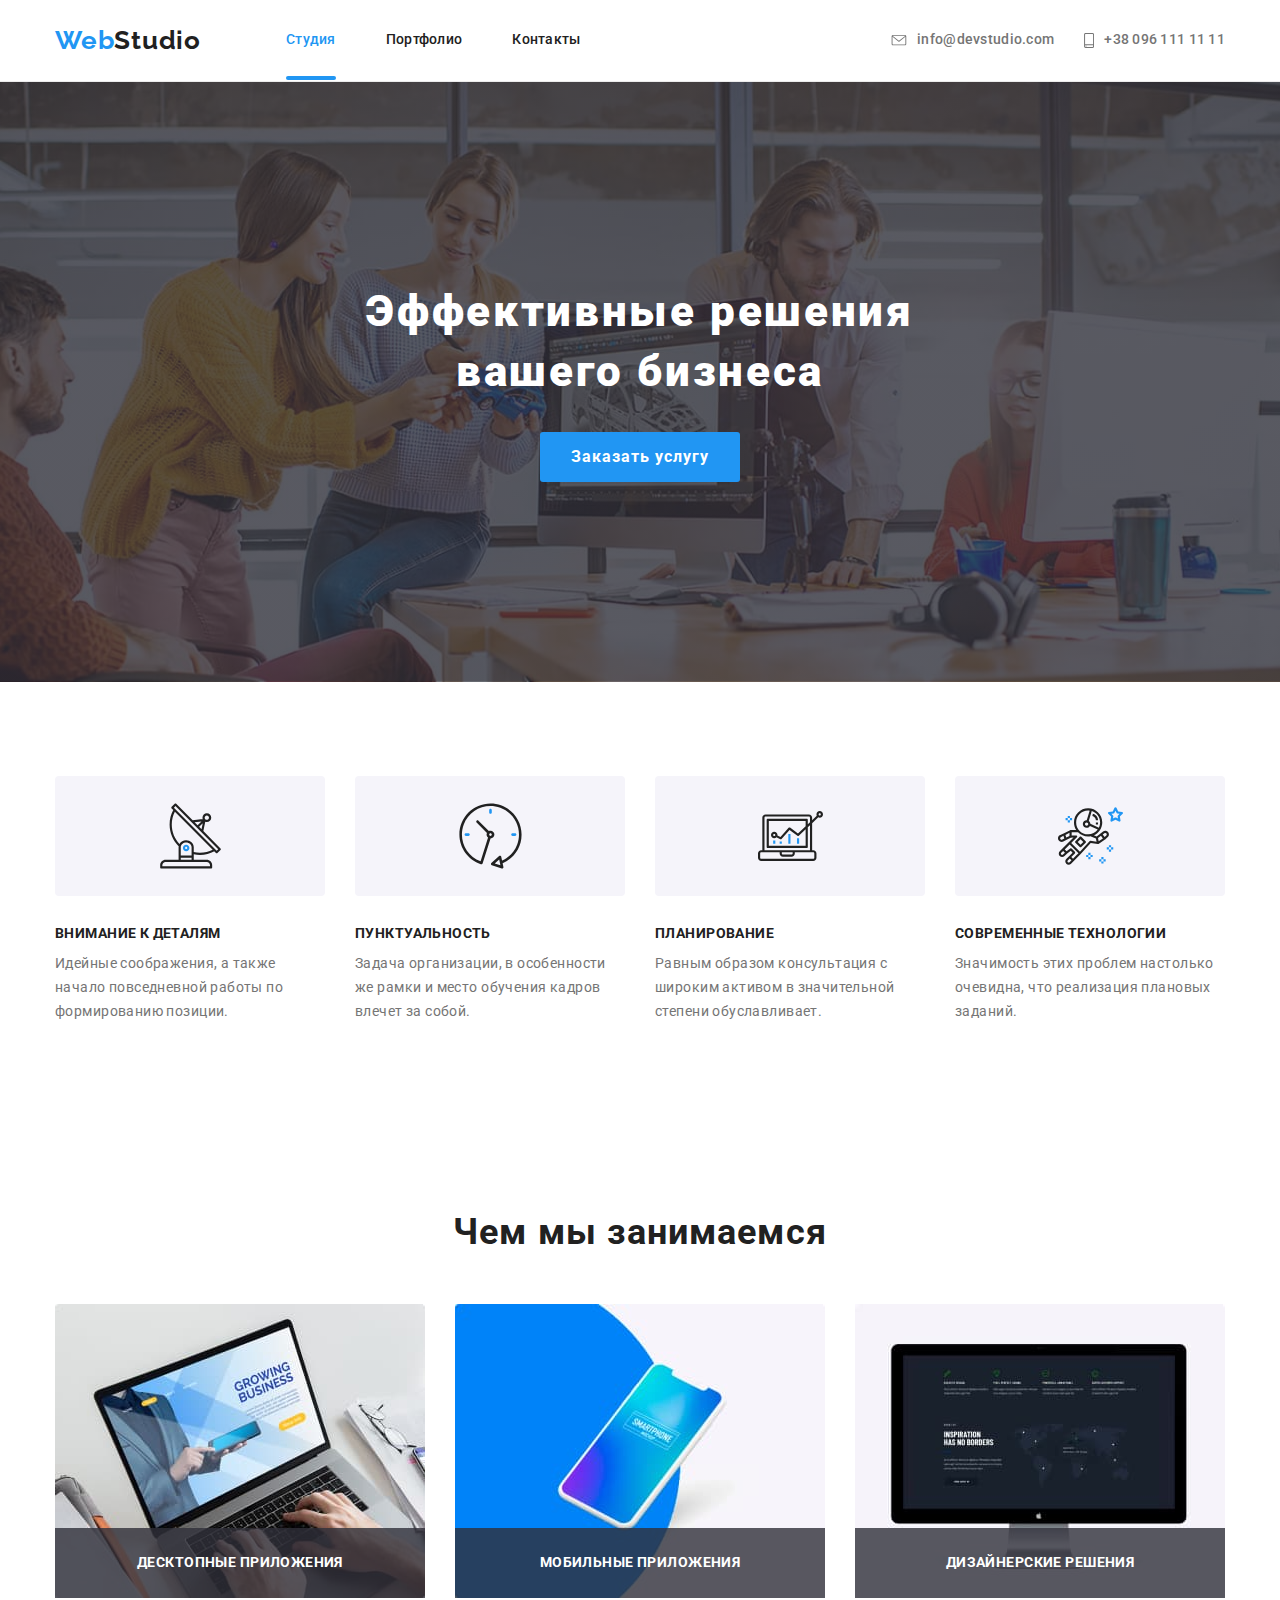
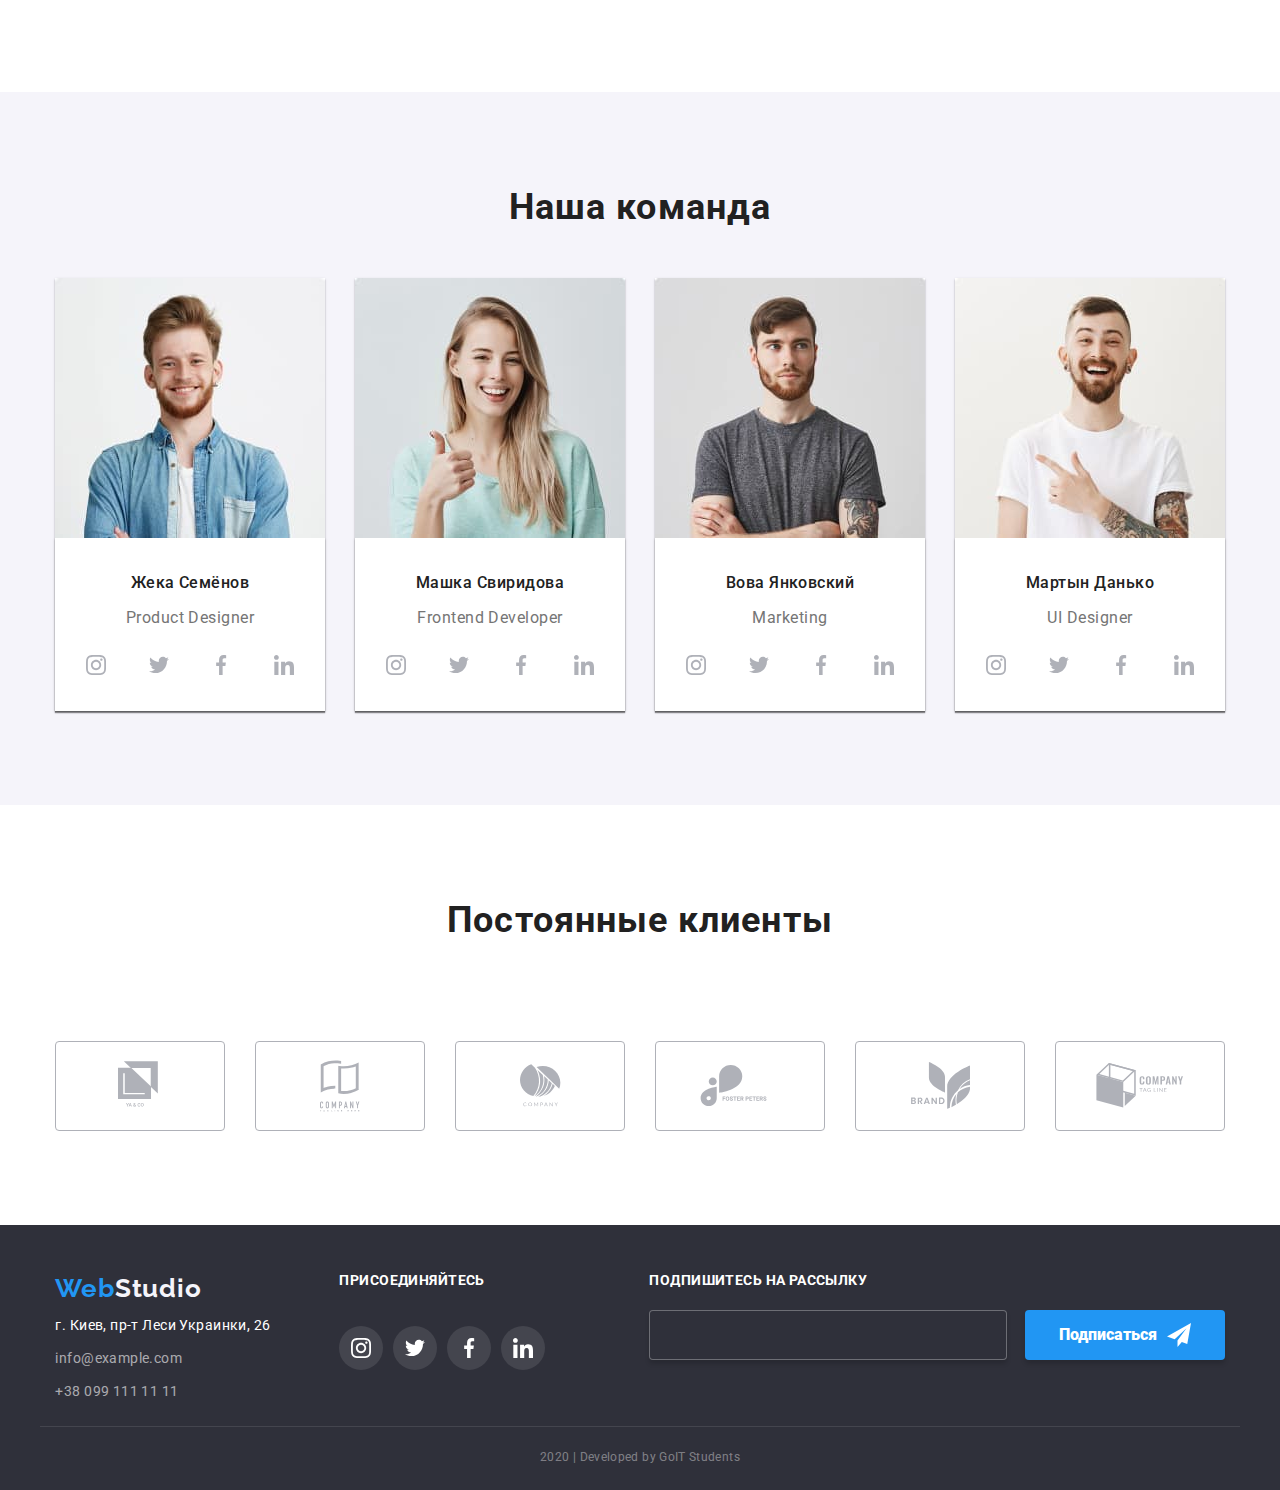
<file: index.html>
<!DOCTYPE html>
<html lang="ru">
  <head>
    <meta charset="UTF-8" />
    <meta name="viewport" content="width=device-width, initial-scale=1.0" />
    <title>Web Studio</title>
    <link
      href="https://fonts.googleapis.com/css2?family=Raleway:wght@700&family=Roboto:wght@400;500;700&display=swap"
      rel="stylesheet"
    />
    <link
      rel="stylesheet"
      href="https://cdnjs.cloudflare.com/ajax/libs/modern-normalize/0.6.0/modern-normalize.min.css"
    />
    <link rel="stylesheet" href="./css/styles.css" />
  </head>
  <body>
    <!--Шапка-->
    <header class="page-header">
      <div class="header-container">
        <!--Меню навигации-->
        <nav class="main-nav">
          <a class="logo" href="./index.html">Web<span class="logo-header">Studio</span></a>
          <ul class="list">
            <li class="item">
              <a href="./index.html" class="nav-link curent">
                Студия
              </a>
            </li>

            <li class="item">
              <a href="./portfolio.html" class="nav-link">
                Портфолио
              </a>
            </li>

            <li class="item">
              <a href="" class="nav-link">
                Контакты
              </a>
            </li>
          </ul>
        </nav>

        <!--Связь-->
        <address class="address-nav">
          <ul class="list">
            <li class="item">
              <a href="mailto:info@devstudio.com" class="address-mail">
                <svg class="icon-address" width=16 height=11>
                  <use href=./images/symbol-defs.svg#icon-envelope></use>
                </svg>
                info@devstudio.com
              </a>
            </li>
            <li class="item">
              
              <a href="tel:+380961111111" class="address-mail">
                <svg class="icon-address" width="10" height="15">
                <use href="./images/symbol-defs.svg#icon-smartphone" ></use>
              </svg>
              +38 096 111 11 11
            </a>
            </li>
          </ul>
        </address>
      </div>
    </header>
    <main>
      <!--Главный блок-->
      <section class="section-hero">
        <h1 class="title">Эффективные решения вашего бизнеса</h1>
        <a href="" class="button-primary">Заказать услугу</a>
      </section>

      <!--Наши Особенности-->
      <section class="section">
        <div class="container">
          <h2 class="visually-hidden">Особенности</h2>
          <ul class="features list">
            <li class="features item">
              <div class="features-icon">
                <svg width=65 height=70>
                  <use href="./images/symbol-defs.svg#icon-antenna-1"></use>
                </svg>
              </div>
              <h3 class="features title">ВНИМАНИЕ К ДЕТАЛЯМ</h3>
              <p class="features text">
                Идейные соображения, а также начало повседневной работы по
                формированию позиции.
              </p>
            </li>

            <li class="features item">
              <div class="features-icon">
                <svg width=65 height=70>
                  <use href="./images/symbol-defs.svg#icon-clock-1"></use>
                </svg>
              </div class="features-icon">
              <h3 class="features title">ПУНКТУАЛЬНОСТЬ</h3>
              <p class="features text">
                Задача организации, в особенности же рамки и место обучения
                кадров влечет за собой.
              </p>
            </li>

            <li class="features item">
              <div class="features-icon">
                <svg width=65 height=70>
                  <use href="./images/symbol-defs.svg#icon-diagram-1"></use>
                </svg>
              </div>
              <h3 class="features title">ПЛАНИРОВАНИЕ</h3>
              <p class="features text">
                Равным образом консультация с широким активом в значительной
                степени обуславливает.
              </p>
            </li>

            <li class="features item">
              <div class="features-icon">
                <svg width=65 height=70>
                  <use href="./images/symbol-defs.svg#icon-astronaut-1"></use>
                </svg>
              </div>
              <h3 class="features title">СОВРЕМЕННЫЕ ТЕХНОЛОГИИ</h3>
              <p class="features text">
                Значимость этих проблем настолько очевидна, что реализация
                плановых заданий.
              </p>
            </li>
          </ul>
        </div>
      </section>

      <!--Чем мы занимаемся-->
      <section class="section">
        <div class="container fetures">
          <h2 class="profile title">Чем мы занимаемся</h2>
          <ul class="profile list">
            <li class="profile item">
              <div class="image-box">
                <img class="profile image" src="./images/portfolio/img1.jpg" alt="Десктопные приложения" width="370" height="294" />
              <div class="box-title">
                <h3 class="profile text-title">ДЕСКТОПНЫЕ ПРИЛОЖЕНИЯ</h3>
              </div>
            </div>
              
            </li>

            <li class="profile item">
              <div class="image-box">
                <img class="profile image" src="./images/portfolio/img2.jpg" alt="Мобильные приложения" width="370" height="294" />
              <div class="box-title">
                <h3 class="profile text-title">МОБИЛЬНЫЕ ПРИЛОЖЕНИЯ</h3>
              </div>
            </div>
              
            </li>

            <li class="profile item">
              <div class="image-box">
                <img class="profile image" src="./images/portfolio/img3.jpg" alt="Дизайнерские решения" width="370" height="294" />
              <div class="box-title">
                <h3 class="profile text-title">ДИЗАЙНЕРСКИЕ РЕШЕНИЯ</h3>
              </div>
              </div>
            </li>
          </ul>
        </div>
      </section>

      <!--Наша команда-->
      <section class="section team">
        <div class="container">
          <h2 class="title">Наша команда</h2>
          <ul class="list">
            <li class="item team-card">
              <div class="team__card">
                <img
                  class="team__image"
                  src="./images/Team/john-smith.jpg"
                  alt="Жека Семёнов"
                  width="270"
                  height="260"
                />
                <div class="team__content-card">
                  <h3 class="name">Жека Семёнов</h3>
                  <p class="text">Product Designer</p>
                  <ul class="social-list">
                    <li>
                      <a  class="social-links" href="https://www.instagram.com">
                        <svg class="social-icon" width="20" height="20">
                          <use href="./images/symbol-defs.svg#icon-instagram-2"></use>
                        </svg>
                      </a>
                    </li>
                    <li>
                      <a  class="social-links" href="https://twitter.com">
                        <svg class="social-icon" width="20" height="20">
                          <use href="./images/symbol-defs.svg#icon-twitter-1"></use>
                        </svg>
                      </a>
                    </li>
                    <li>
                      <a class="social-links" href="https://www.facebook.com">
                      <svg class="social-icon" width="20" height="20">
                        <use href="./images/symbol-defs.svg#icon-facebook-1"></use>
                      </svg>
                      </a>
                    </li>
                    <li>
                      <a class="social-links" href="https://www.linkedin.com">
                      <svg class="social-icon" width="20" height="20">
                        <use href="./images/symbol-defs.svg#icon-linkedin-1"></use>
                      </svg>
                      </a>
                    </li>
                  </ul>
                </div>
              </div>
            </li>
            <li class="item team-card">
              <div class="team__card">
                <img
                  class="team__image"
                  src="./images/Team/marta-stewart.jpg"
                  alt="Машка Свиридова.png"
                  width="270"
                  height="260"
                />
                <div class="team__content-card">
                  <h3 class="name">Машка Свиридова</h3>
                  <p class="text">Frontend Developer</p>
                  <ul class="social-list">
                  <li>
                    <a class="social-links" href="https://www.instagram.com">
                      <svg class="social-icon" width="20" height="20">
                        <use href="./images/symbol-defs.svg#icon-instagram-2"></use>
                      </svg>
                    </a>
                  </li>
                  <li>
                    <a class="social-links" href="https://twitter.com">
                      <svg class="social-icon" width="20" height="20">
                        <use href="./images/symbol-defs.svg#icon-twitter-1"></use>
                      </svg>
                    </a>
                  </li>
                  <li>
                    <a class="social-links" href="https://www.facebook.com">
                      <svg class="social-icon" width="20" height="20">
                        <use href="./images/symbol-defs.svg#icon-facebook-1"></use>
                      </svg>
                    </a>
                  </li>
                  <li>
                    <a class="social-links" href="https://www.linkedin.com">
                      <svg class="social-icon" width="20" height="20">
                        <use href="./images/symbol-defs.svg#icon-linkedin-1"></use>
                      </svg>
                    </a>
                  </li>
                  </ul>
                  </div>
                  </div>
                  </li>
            <li class="item team-card">
              <div class="team__card">
                <img
                  class="team__image"
                  src="./images/Team/robert-jakis.jpg"
                  alt="Вова Янковский"
                  width="270"
                  height="260"
                />
                <div class="team__content-card">
                  <h3 class="name">Вова Янковский</h3>
                  <p class="text">Marketing</p>
                  <ul class="social-list">
                  <li>
                    <a class="social-links" href="https://www.instagram.com">
                      <svg class="social-icon" width="20" height="20">
                        <use href="./images/symbol-defs.svg#icon-instagram-2"></use>
                      </svg>
                    </a>
                  </li>
                  <li>
                    <a class="social-links" href="https://twitter.com">
                      <svg class="social-icon" width="20" height="20">
                        <use href="./images/symbol-defs.svg#icon-twitter-1"></use>
                      </svg>
                    </a>
                  </li>
                  <li>
                    <a class="social-links" href="https://www.facebook.com">
                      <svg class="social-icon" width="20" height="20">
                        <use href="./images/symbol-defs.svg#icon-facebook-1"></use>
                      </svg>
                    </a>
                  </li>
                  <li>
                    <a class="social-links" href="https://www.linkedin.com">
                      <svg class="social-icon" width="20" height="20">
                        <use href="./images/symbol-defs.svg#icon-linkedin-1"></use>
                      </svg>
                    </a>
                  </li>
                  </ul>
                  </div>
                  </div>
                  </li>
            <li class="item team-card">
              <div class="team__card">
                <img
                  class="team__image"
                  src="./images/Team/martin-doe.jpg"
                  alt="Мартын Данько"
                  width="270"
                  height="260"
                />
                <div class="team__content-card">
                  <h3 class="name">Мартын Данько</h3>
                  <p class="text">UI Designer</p>
                  <ul class="social-list">
                    <li>
                      <a class="social-links" href="https://www.instagram.com">
                        <svg class="social-icon" width="20" height="20">
                          <use href="./images/symbol-defs.svg#icon-instagram-2"></use>
                        </svg>
                      </a>
                    </li>
                    <li>
                      <a class="social-links" href="https://twitter.com">
                        <svg class="social-icon" width="20" height="20">
                          <use href="./images/symbol-defs.svg#icon-twitter-1"></use>
                        </svg>
                      </a>
                    </li>
                    <li>
                      <a class="social-links" href="https://www.facebook.com">
                        <svg class="social-icon" width="20" height="20">
                          <use href="./images/symbol-defs.svg#icon-facebook-1"></use>
                        </svg>
                      </a>
                    </li>
                    <li>
                      <a class="social-links" href="https://www.linkedin.com">
                        <svg class="social-icon" width="20" height="20">
                          <use href="./images/symbol-defs.svg#icon-linkedin-1"></use>
                        </svg>
                      </a>
                    </li>
                    </ul>
                    </div>
                    </div>
                    </li>
          </ul>
        </div>
      </section>

      <!--Постоянные клиенты-->
      <section class="section">
        <div class="container">
          <h2 class="clients title">Постоянные клиенты</h2>
          <ul class="clients list">
            <li class="clients-item">
              <a class="clients__logo" href="">
                <svg class="clients-icon" width=44 height=49>
                  <use href="./images/symbol-defs.svg#icon-logo-1"></use>
                </svg>
              </a>
            </li>
            <li class="clients-item">
              <a class="clients__logo" href="">
              <svg class="clients-icon" width=40 height=52>
                <use href="./images/symbol-defs.svg#icon-logo-2"></use>
              </svg>
              </a>
            </li>
            <li class="clients-item">
              <a class="clients__logo" href="">
              <svg class="clients-icon" width=41 height=43>
                <use href="./images/symbol-defs.svg#icon-logo-3""></use>
              </svg>
              </a>
            </li>
            <li class="clients-item">
            <a class="clients__logo" href="">
              <svg class="clients-icon" width=80 height=42>
                <use href="./images/symbol-defs.svg#icon-logo-4""></use>
              </svg>
            </a>
            </li>
            <li class="clients-item">
              <a class="clients__logo" href="">
                <svg class="clients-icon" width=59 height=47>
                  <use href="./images/symbol-defs.svg#icon-logo-5""></use>
                </svg>
              </a>
            </li>
            <li class="clients-item">
              <a class="clients__logo" href="">
                <svg class="clients-icon" width=88 height=45>
                  <use href="./images/symbol-defs.svg#icon-logo-6""></use>
                </svg>
              </a>
            </li>
          </ul>
        </div>
      </section>
    </main>

    <!--Footer-->
    <footer class="footer">
      <div class="container footer-box">
        <div class="footer__container__logo-adress">
          <a class="logo" href="./index.html">Web<span class="logo-footer">Studio</span></a>
          <address>
            <p class="footer__container__logo-adress__adress">
              г. Киев, пр-т Леси Украинки, 26
            </p>
            <a
              class="footer__container__logo-adress__contact"
              href="mailto:info@example.com"
              >info@example.com</a
            >
            <a
              class="footer__container__logo-adress__contact"
              href="tel:+380991111111"
              >+38 099 111 11 11</a
            >
          </address>
        </div>

        <div class="footer__container__social">
          <p class="footer__container__social__slogan">присоединяйтесь</p>
          <ul class="footer__container__social__social-list">
          <li>
            <a class="footer__social-links" href="https://www.instagram.com">
              <svg class="footer__social-icon" width="20" height="20">
                <use href="./images/symbol-defs.svg#icon-instagram-2"></use>
              </svg>
            </a>
          </li>
          <li>
            <a class="footer__social-links" href="https://twitter.com">
              <svg class="footer__social-icon" width="20" height="20">
                <use href="./images/symbol-defs.svg#icon-twitter-1"></use>
              </svg>
            </a>
          </li>
          <li>
            <a class="footer__social-links" href="https://www.facebook.com">
              <svg class="footer__social-icon" width="20" height="20">
                <use href="./images/symbol-defs.svg#icon-facebook-1"></use>
              </svg>
            </a>
          </li>
          <li>
            <a class="footer__social-links" href="https://www.linkedin.com">
              <svg class="footer__social-icon" width="20" height="20">
                <use href="./images/symbol-defs.svg#icon-linkedin-1"></use>
              </svg>
            </a>
          </li>
          </ul>
        </div>

        <div class="footer__container__subscribe">
          <p class="footer__container__subscribe__join">
            Подпишитесь на рассылку
          </p>
          <input class="email-input" type="email">
          <!--Кнопка с подпиской на рассылку-->
          <button type="button" class="button-second">Подписаться 
            <svg class="send-icon" width="24" height="24">
              <use href="./images/symbol-defs.svg#icon-icon-send"></use>
          </svg></button>
        </div>
      </div>
      <!--копирайт-->
      <p class="footer__copyright-container">
        2020 | Developed by GoIT Students
      </p>
    </footer>
  </body>
</html>
</file>
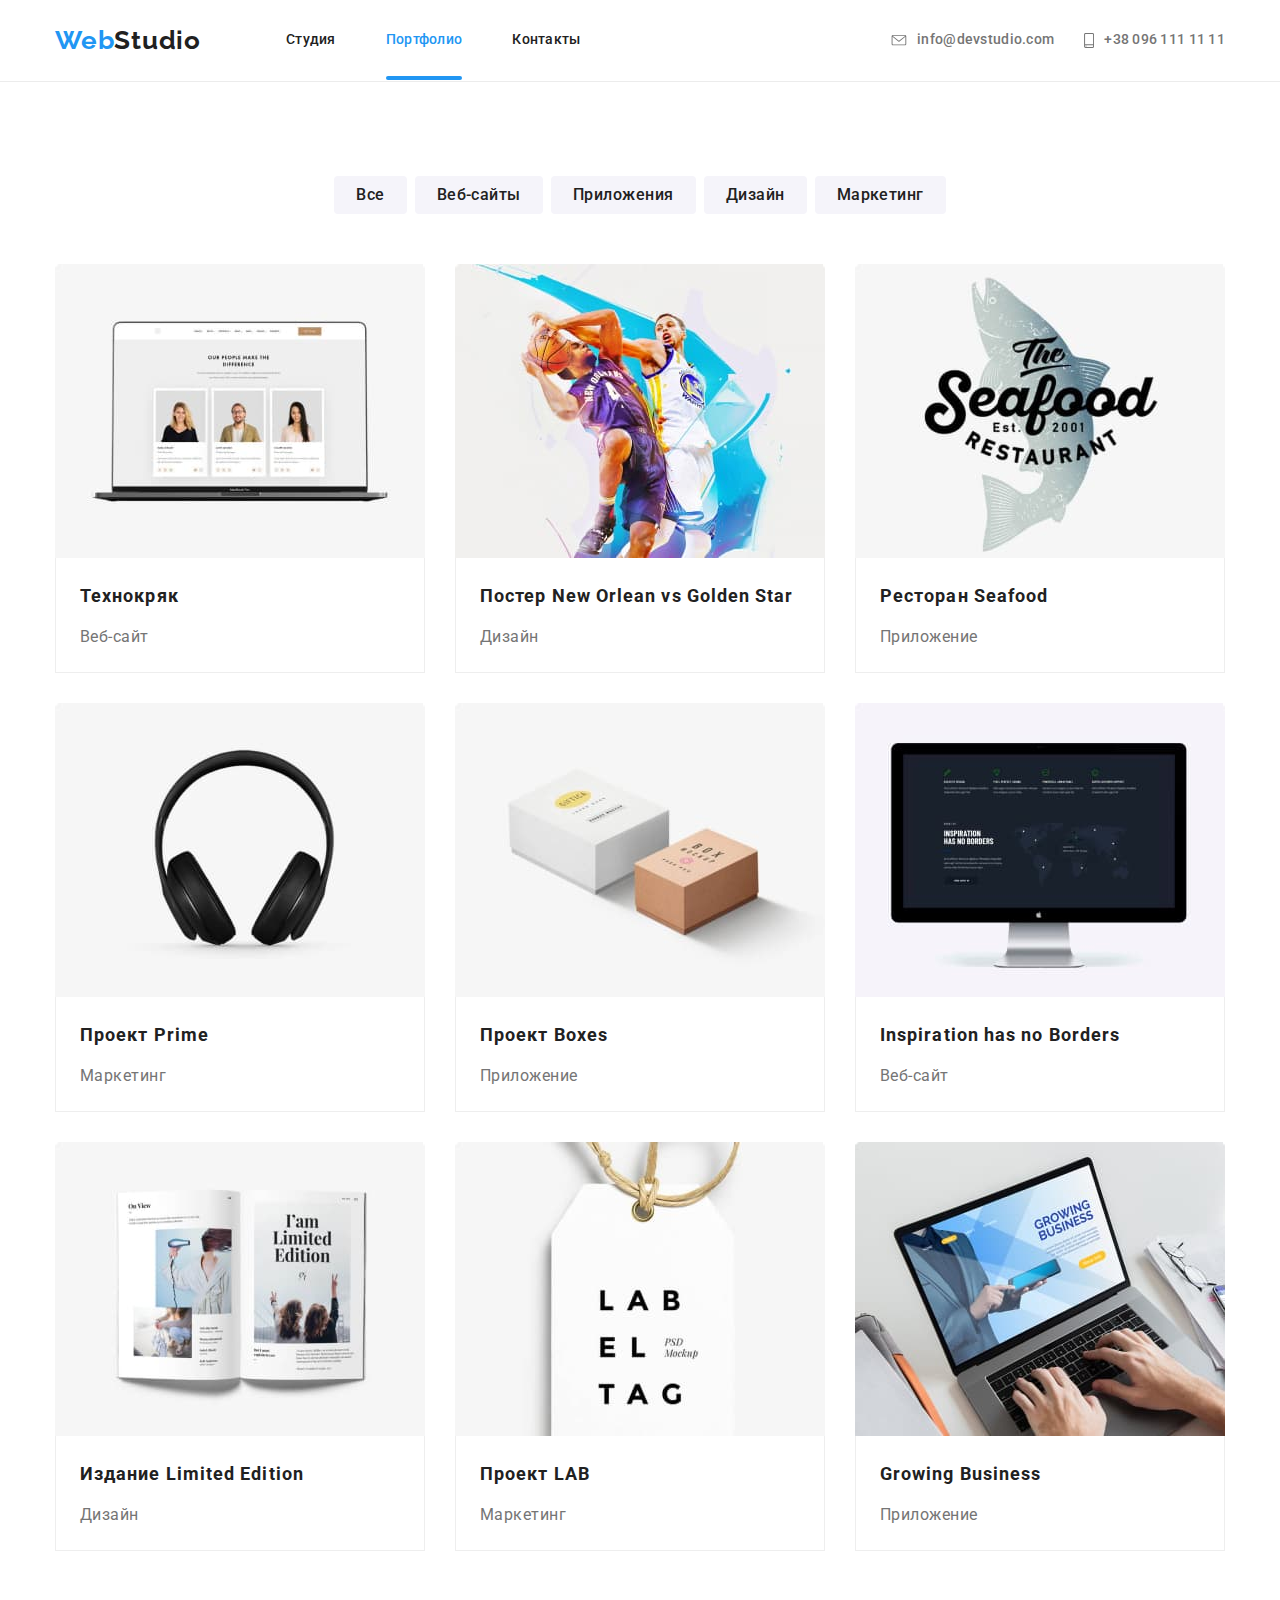
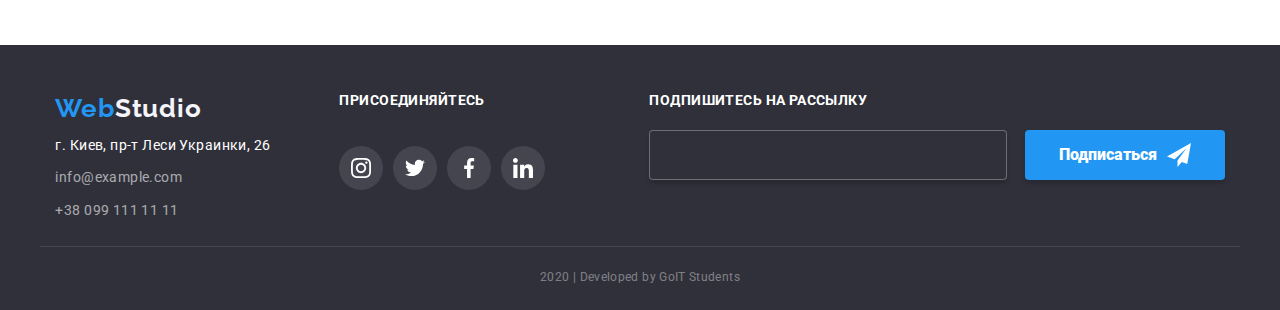
<file: portfolio.html>
<!DOCTYPE html>
<html lang="ru">
  <head>
    <meta charset="UTF-8" />
    <meta name="viewport" content="width=device-width, initial-scale=1.0" />
    <title>Портфолио</title>
    <link
      href="https://fonts.googleapis.com/css2?family=Raleway:wght@700&family=Roboto:wght@400;500;700&display=swap"
      rel="stylesheet"
    />
    <link
      rel="stylesheet"
      href="https://cdnjs.cloudflare.com/ajax/libs/modern-normalize/0.6.0/modern-normalize.min.css"
    />
    <link rel="stylesheet" href="./css/styles.css" />
  </head>
  <body>
    <!--Шапка-->
    <header class="page-header">
      <div class="header-container">
        <!--Меню навигации-->
        <nav class="main-nav">
          <a class="logo" href="./index.html">Web<span class="logo-header">Studio</span></a>
          <ul class="list">
            <li class="item">
              <a href="./index.html" class="nav-link">
                Студия
              </a>
            </li>
    
            <li class="item">
              <a href="./portfolio.html" class="nav-link curent">
                Портфолио
              </a>
            </li>
    
            <li class="item">
              <a href="" class="nav-link">
                Контакты
              </a>
            </li>
          </ul>
        </nav>
    
        <!--Связь-->
        <address class="address-nav">
          <ul class="list">
            <li class="item">
              <a href="mailto:info@devstudio.com" class="address-mail">
                <svg class="icon-address" width=16 height=11>
                  <use href=./images/symbol-defs.svg#icon-envelope></use>
                </svg>
                info@devstudio.com
              </a>
            </li>
            <li class="item">
    
              <a href="tel:+380961111111" class="address-mail">
                <svg class="icon-address" width="10" height="15">
                  <use href="./images/symbol-defs.svg#icon-smartphone"></use>
                </svg>
                +38 096 111 11 11
              </a>
            </li>
          </ul>
        </address>
      </div>
    </header>
    <!--основной блок-->
    <main class="main-portfolio">
      <!--фильтры-->
      <section class="section">
        <div class="container">
          <ul class="button list">
            <li class="button-item">
              <button type="button" class="button-container__button">
                Все
              </button>
            </li>
            <li class="button-item">
              <button type="button" class="button-container__button">
                Веб-сайты
              </button>
            </li>
            <li class="button-item">
              <button type="button" class="button-container__button">
                Приложения
              </button>
            </li>
            <li class="button-item">
              <button type="button" class="button-container__button">
                Дизайн
              </button>
            </li>
            <li class="button-item">
              <button type="button" class="button-container__button">
                Маркетинг
              </button>
            </li>
          </ul>

          <!--Портфолио-->

          <ul class="production list">
            <li class="production item">
                  <a class="portfolio-link" href="">
                    <div class="portfolio-box">
                      <img class="portfolio__image-card" src="./images/portfolio-projects/img1.jpg" alt="Технокряк" width="370"
                        height="294" />
                      <div class="portfolio-overlay">
                        <p class="overlay-text">Технокряк это современная площадка распространения коронавируса. Компании используют эту
                          платформу для цифрового шпионажа и атак на защищённые сервера конкурентов.</p>
                      </div>
                    </div>         
                    <div class="portfolio__card-content">
                      <h2 class="portfolio-title">Технокряк</h2>
                      <p class="portfolio__name">Веб-сайт</p>
                  </div>
                  </a>
            </li>
            <li class="production item">
                  <a class="portfolio-link" href="">
                    <div class="portfolio-box">
                      <img class="portfolio__image-card" src="./images/portfolio-projects/img2.jpg" alt="Постер New Orlean vs Golden Star" width="370"
                        height="294" />
                      <div class="portfolio-overlay">
                        <p class="overlay-text">Технокряк это современная площадка распространения коронавируса. Компании используют эту
                          платформу для цифрового шпионажа и атак на защищённые сервера конкурентов.</p>
                      </div>
                    </div>
                    <div class="portfolio__card-content">
                    <h2 class="portfolio-title">
                      Постер New Orlean vs Golden Star
                    </h2>
                    <p class="portfolio__name">Дизайн</p>
                    <!--<p class="hide-text">Классический текст-«рыба» (условный, зачастую бессмысленный текст-заполнитель, вставляемый в макет страницы).</p>-->
                  </div>
                </a>
            </li>
            <li class="production item">
                <a class="portfolio-link" href="">
                  <div class="portfolio-box">
                    <img class="portfolio__image-card" src="./images/portfolio-projects/img3.jpg"
                      alt="Ресторан Seafood" width="370" height="294" />
                    <div class="portfolio-overlay">
                      <p class="overlay-text">Технокряк это современная площадка распространения коронавируса. Компании используют эту
                        платформу для цифрового шпионажа и атак на защищённые сервера конкурентов.</p>
                    </div>
                  </div>
                  <div class="portfolio__card-content">
                    <h2 class="portfolio-title">Ресторан Seafood</h2>
                    <p class="portfolio__name">Приложение</p>
                    <!--<p class="hide-text">Lorem ipsum dolor sit amet, eu errem eloquentiam pro. Fuisset platonem postulant eos id, ut mazim legere pri, nostrud debitis no usu.</p>-->
                  </div>
                </a>
            </li>
            <li class="production item">
                  <a class="portfolio-link" href="">
                    <div class="portfolio-box">
                      <img class="portfolio__image-card" src="./images/portfolio-projects/img4.jpg"
                        alt="Проект Prime" width="370" height="294" />
                      <div class="portfolio-overlay">
                        <p class="overlay-text">Технокряк это современная площадка распространения коронавируса. Компании используют эту
                          платформу для цифрового шпионажа и атак на защищённые сервера конкурентов.</p>
                      </div>
                    </div>
                    <div class="portfolio__card-content">
                    <h2 class="portfolio-title">Проект Prime</h2>
                    <p class="portfolio__name">Маркетинг</p>
                    <!--<p class="hide-text">Reprimique eloquentiam ex has, at rebum tempor nec. Qui molestiae conclusionemque ut. Quo denique theophrastus ea, an his justo deseruisse.</p>-->
                  </div>
                </a>
            </li>
            <li class="production item">
                  <a class="portfolio-link" href="">
                    <div class="portfolio-box">
                      <img class="portfolio__image-card" src="./images/portfolio-projects/img5.jpg" alt="Проект Boxes" width="370"
                        height="294" />
                      <div class="portfolio-overlay">
                        <p class="overlay-text">Технокряк это современная площадка распространения коронавируса. Компании используют эту
                          платформу для цифрового шпионажа и атак на защищённые сервера конкурентов.</p>
                      </div>
                    </div>
                    <div class="portfolio__card-content">
                    <h2 class="portfolio-title">Проект Boxes</h2>
                    <p class="portfolio__name">Приложение</p>
                    <!--<p class="hide-text">Классический текст-«рыба» (условный, зачастую бессмысленный текст-заполнитель, вставляемый в макет страницы).</p>-->
                  </div>
                </a>
            </li>
            <li class="production item">
                <a class="portfolio-link" href="">
                  <div class="portfolio-box">
                    <img class="portfolio__image-card" src="./images/portfolio-projects/img6.jpg" alt="Inspiration has no Borders" width="370"
                      height="294" />
                    <div class="portfolio-overlay">
                      <p class="overlay-text">Технокряк это современная площадка распространения коронавируса. Компании используют эту
                        платформу для цифрового шпионажа и атак на защищённые сервера конкурентов.</p>
                    </div>
                  </div>
                  <div class="portfolio__card-content">
                    <h2 class="portfolio-title">Inspiration has no Borders</h2>
                    <p class="portfolio__name">Веб-сайт</p>
                    <!--<p class="hide-text">Lorem ipsum dolor sit amet, eu errem eloquentiam pro. Fuisset platonem postulant eos id, ut mazim legere pri, nostrud debitis no usu.</p>-->
                  </div>
                </a>
            </li>
            <li class="production item">
                  <a class="portfolio-link" href="">
                    <div class="portfolio-box">
                      <img class="portfolio__image-card" src="./images/portfolio-projects/img7.jpg" alt="Издание Limited Edition"
                        width="370" height="294" />
                      <div class="portfolio-overlay">
                        <p class="overlay-text">Технокряк это современная площадка распространения коронавируса. Компании используют эту
                          платформу для цифрового шпионажа и атак на защищённые сервера конкурентов.</p>
                      </div>
                    </div>
                    <div class="portfolio__card-content">
                    <h2 class="portfolio-title">Издание Limited Edition</h2>
                    <p class="portfolio__name">Дизайн</p>
                    <!--<p class="hide-text">Reprimique eloquentiam ex has, at rebum tempor nec. Qui molestiae conclusionemque ut. Quo denique theophrastus ea, an his justo deseruisse.</p>-->
                  </div>
                </a>
            </li>
            <li class="production item">
                  <a class="portfolio-link" href="">
                    <div class="portfolio-box">
                      <img class="portfolio__image-card" src="./images/portfolio-projects/img8.jpg" alt="Проект LAB"
                        width="370" height="294" />
                      <div class="portfolio-overlay">
                        <p class="overlay-text">Технокряк это современная площадка распространения коронавируса. Компании используют эту
                          платформу для цифрового шпионажа и атак на защищённые сервера конкурентов.</p>
                      </div>
                    </div>
                    <div class="portfolio__card-content">
                    <h2 class="portfolio-title">Проект LAB</h2>
                    <p class="portfolio__name">Маркетинг</p>
                    <!--<p class="hide-text">Классический текст-«рыба» (условный, зачастую бессмысленный текст-заполнитель, вставляемый в макет страницы).</p>-->
                  </div>
                </a>
            </li>
            <li class="production item">
                <a class="portfolio-link" href="">
                  <div class="portfolio-box">
                    <img class="portfolio__image-card" src="./images/portfolio-projects/img9.jpg" alt="Growing Business" width="370"
                      height="294" />
                    <div class="portfolio-overlay">
                      <p class="overlay-text">Технокряк это современная площадка распространения коронавируса. Компании используют эту
                        платформу для цифрового шпионажа и атак на защищённые сервера конкурентов.</p>
                    </div>
                  </div>
                  <div class="portfolio__card-content">
                    <h2 class="portfolio-title">Growing Business</h2>
                    <p class="portfolio__name">Приложение</p>
                    <!--<p class="hide-text">Lorem ipsum dolor sit amet, eu errem eloquentiam pro. Fuisset platonem postulant eos id, ut mazim legere pri, nostrud debitis no usu.</p>-->
                  </div>
                </a>
            </li>
          </ul>
        </div>
      </section>
    </main>

    <!--Footer-->
    <footer class="footer">
      <div class="container footer-box">
        <div class="footer__container__logo-adress">
          <a class="logo" href="./index.html">Web<span class="logo-footer">Studio</span></a>
          <address>
            <p class="footer__container__logo-adress__adress">
              г. Киев, пр-т Леси Украинки, 26
            </p>
            <a class="footer__container__logo-adress__contact" href="mailto:info@example.com">info@example.com</a>
            <a class="footer__container__logo-adress__contact" href="tel:+380991111111">+38 099 111 11 11</a>
          </address>
        </div>
    
        <div class="footer__container__social">
          <p class="footer__container__social__slogan">присоединяйтесь</p>
          <ul class="footer__container__social__social-list">
            <li>
              <a class="footer__social-links" href="https://www.instagram.com">
                <svg class="footer__social-icon" width="20" height="20">
                  <use href="./images/symbol-defs.svg#icon-instagram-2"></use>
                </svg>
              </a>
            </li>
            <li>
              <a class="footer__social-links" href="https://twitter.com">
                <svg class="footer__social-icon" width="20" height="20">
                  <use href="./images/symbol-defs.svg#icon-twitter-1"></use>
                </svg>
              </a>
            </li>
            <li>
              <a class="footer__social-links" href="https://www.facebook.com">
                <svg class="footer__social-icon" width="20" height="20">
                  <use href="./images/symbol-defs.svg#icon-facebook-1"></use>
                </svg>
              </a>
            </li>
            <li>
              <a class="footer__social-links" href="https://www.linkedin.com">
                <svg class="footer__social-icon" width="20" height="20">
                  <use href="./images/symbol-defs.svg#icon-linkedin-1"></use>
                </svg>
              </a>
            </li>
          </ul>
        </div>
    
        <div class="footer__container__subscribe">
          <p class="footer__container__subscribe__join">
            Подпишитесь на рассылку
          </p>
          <input class="email-input" type="email">
          <!--Кнопка с подпиской на рассылку-->
          <button type="button" class="button-second">Подписаться
            <svg class="send-icon" width="24" height="24">
              <use href="./images/symbol-defs.svg#icon-icon-send"></use>
            </svg></button>
        </div>
      </div>
      <!--копирайт-->
      <p class="footer__copyright-container">
        2020 | Developed by GoIT Students
      </p>
    </footer>
  </body>
</html>
</file>
<file: css/styles.css>
html{
    box-sizing: border-box;
}

*,
*::before
*::after {
    box-sizing: inherit;
}
:root {
    --primary-text-color:#757575;
    --title-text-color:#212121;
    --accent-color:#2196F3;
    --accent-background-color:#F5F4FA;
    --title-second-text-color:#FFFFFF;
}
/* стили для боди */
body{
    background-color:#FFFFFF ;
    color: var(--title-second-text-color);
       }
a{
        text-decoration: none;
    }

img{
    display: block;
    max-width: 100%;
    height: auto;
}    

/* Убираем маркеры */
ul [class] {list-style-type: none;}

.visually-hidden{
    position: absolute;
    width: 1px;clip: 
    height: 1px;
    margin: -1px;
    border: 0;
    rect(0 0 0 0);
    overflow: hidden;
}
    
    /* хедер*/
   .page-header{
    
    border-bottom: 1px solid #ECECEC;
             
   } 

.section{
    padding-top: 94px;
    padding-bottom: 94px;
}

.header-container{
    display: flex;
    width: 1200px;
    margin-right: auto;
    margin-left: auto;
    padding-left: 15px;
    padding-right: 15px;
}

.container{
    width: 1200px;
    margin-left: auto;
    margin-right: auto;
    padding-left: 15px;
    padding-right: 15px;
      }

.main-nav .list{
    display: flex;
    margin-left: 85px;
    padding-left: 0px;
    align-items: center;
    margin-top: 0px;
    margin-bottom: 0px;
   }

.main-nav .item + .item{
    margin-left: 50px;
}

 /*стиль навигации*/
 .main-nav{
    display: inline-block;
    margin-top: 0px;
    margin-bottom: 0px;
    display: flex;
}
.nav-link{
    position: relative;
    display: block;
    margin-bottom: 0px;
    padding-top: 32px;
    padding-bottom: 32px;

    cursor: pointer;
    transition-property: color;
    transition-duration: 250ms;
    transition-timing-function: cubic-bezier(0.4, 0, 0.2, 1);

    color: var(--title-text-color);
    font-family: Roboto, sans-serif;
    font-style: normal;
    font-weight: 500;
    font-size: 14px;
    line-height: 1.14;
    letter-spacing: 0.02em;
    }

.nav-link:hover,
.nav-link:focus, 
.nav-link:active{
    color:var(--accent-color);
}
.nav-link.curent{
    color:var(--accent-color);
}  

.nav-link.curent::after{
    content: '';
    position: absolute;
    display: block;
    width: 100%;
    height: 4px;
    border-radius: 2px;
    bottom: 0;
    background-color:var(--accent-color);
}   

   .address-nav .list{
    display: flex;
    margin: 0;
  padding: 0;
  list-style: none;
     }

.address-nav{
    display: flex;
    align-items: center;
    margin-left: auto;
}

.address-nav .item + .item{
    margin-left: 30px;
}

    /*стиль адреса*/
          
.address-mail{
    display: inline-flex;
    align-items: center;
    padding-top: 32px;
    padding-bottom: 32px;
    cursor: pointer;
    transition-property: color;
    transition-duration: 250ms;
    transition-timing-function: cubic-bezier(0.4, 0, 0.2, 1);

    color:var(--primary-text-color);
    font-family: Roboto, sans-serif;
    font-style: normal;
    font-weight: 500;
    font-size: 14px;
    line-height: 1.14;
    letter-spacing: 0.02em;
    }      

    .address-mail:hover, .address-mail:focus, .address-mail:active{
        color: var(--accent-color);
    }

    .icon-address{
       margin-right: 10px;
       --color3: currentColor;
    }
       
/*лого*/
    .logo{
        color: var(--accent-color);
        display: flex;
        align-items: center;
        
        font-family: Raleway, sans-serif;
        font-style: normal;
        font-weight: bold;
        font-size: 26px;
        line-height: 1.19;
        letter-spacing: 0.03em;
     }
     
    .logo-header{
        display: block;
        padding-top: 25px;
        padding-bottom: 25px;
        
        color: var(--title-text-color);
        font-family: Raleway, sans-serif;
        font-style: normal;
        font-weight: bold;
        font-size: 26px;
        line-height: 1.19;
        letter-spacing: 0.03em;
                        }

                   

    .logo-footer{
        display: block;
        margin: 0px;
        padding: 0px;
                
        color: var(--accent-background-color);
        font-family: Raleway, sans-serif;
        font-style: normal;
        font-weight: bold;
        font-size: 26px;
        line-height: 1.19;
        letter-spacing: 0.03em;
                }
    
    /*стиль кнопок*/
    .button-primary{
        display: block;
        width: 200px;
        text-align: center;
        padding-top: 10px;
        padding-bottom: 10px;
        margin-left: auto;
        margin-right: auto;
        margin-top: 30px;
       
        border-radius: 3px;

        font-family: Roboto, sans-serif;
        color: var(--title-second-text-color);
        font-style: normal;
        font-weight: bold;
        font-size: 16px;
        line-height: 1.88;
        letter-spacing: 0.06em;
        background-color: var(--accent-color);                 
        }



        .button-second{
            background-color: var(--accent-color);
        }
        .button-second .text-button{
            display: flex;
            align-items: center;
            text-align: center;
            
            color: var(--title-second-text-color);
            font-family: Roboto, sans-serif;
            font-style: normal;
            font-weight: 900;
            font-size: 16px;
            line-height: 1.88;
            letter-spacing: 0.06em;
        }

        .button-list{ 
            background-color: var(--title-second-text-color);
            color: var(--title-text-color);
            }

        .button-list .button { 
                background-color: var(--accent-background-color);
                font-family: Roboto, sans-serif;
                font-style: normal;
                font-weight: 500;
                font-size: 16px;
                line-height: 1.62;
                letter-spacing: 0.03em
            }
        .button-list .button:hover { 
                background-color: var(--accent-color);
                color: var(--title-second-text-color);
                            }
        
                

        .main-portfolio{
           background-color: var(--title-second-text-color); 
        }

   

    /*стиль главного фона и цвет заголовка*/      
    .section-hero{
        max-width: 1600px;
        max-height: 600px;
        margin-left: auto;
        margin-right: auto;
        padding-top: 200px;
        padding-bottom: 200px;
        background-image: linear-gradient(rgba(47, 48, 58, 0.8),rgba(47, 48, 58, 0.8)), url(../images/hero/hero.jpg);
        background-color: rgb(49, 3, 3);
        background-repeat: no-repeat;
        background-position: center;
        background-size: cover;
        color: var(--title-second-text-color);
        }   

    .section-hero .title{
            width: 646px;
            margin-top: 0px;
            margin-right: auto;
            margin-bottom: 0px;
            margin-left: auto;
            
            text-align: center;
            font-family: Roboto, sans-serif;
            font-style: normal;
            font-weight: 900;
            font-size: 44px;
            line-height: 1.36;
            letter-spacing: 0.06em;
            color: var(--title-second-text-color);
            }

.container .list{
    display: flex;

    padding-left: 0px;
    margin-top: 0px;
    margin-bottom: 0px;
    margin-left: auto;
    margin-right: auto;
    }

.features.item{
    justify-content: space-between;
    width: 270px;
    
}

.features.item:not(:last-child){
    margin-right: 30px;
}

.features-icon{
    background-color: var(--accent-background-color);
    display: flex;
    align-items: center;
    justify-content: center;
    padding-top: 25px;
    padding-bottom: 25px;
    border-radius: 4px;
}
 
    .features.title{
        align-self: flex-start;
        padding-left: 0px;
        margin-bottom: 0px;
        margin-top: 30px;
        
        color: var(--title-text-color);
        font-family: Roboto, sans-serif;
        font-style: normal;
        font-weight: bold;
        font-size: 14px;
        line-height: 1.14;
        letter-spacing: 0.03em;
        }
    
    .features.text{
        margin-top: 10px;
        margin-bottom: 0px;
        
        color: var(--primary-text-color);
        font-family: Roboto, sans-serif;
        font-style: normal;
        font-weight: normal;
        font-size: 14px;
        line-height: 1.71;
        letter-spacing: 0.03em;
        }

        /*наш профиль*/
    
   
.container .profile{
    
}

.profile.title{
    margin-top: 0px;
    margin-bottom: 50px;

    color: var(--title-text-color);
    font-family: Roboto, sans-serif;
    font-style: normal;
    font-weight: bold;
    font-size: 36px;
    line-height: 1.17;
    text-align: center;
    letter-spacing: 0.03em;
        }   

.profile .image{
    width: 370px;
    height: 294px;
}

.image-box{
    display: block;
    position: relative;
}

.box-title{
    position: absolute;
    display: block;
    width:100%;
    bottom: 0;
    right: 0;

}

.profile .list{
    display: flex;
    padding-left: 0px;

    margin-top: 0px;
    margin-bottom: 0px;
    padding-top: 50px;
    }

.profile .item + .item{
    margin-left: 30px;
}

.profile .text-title {
    margin-top: 0px;
    margin-bottom: 0px;
    padding-top: 27px;
    padding-bottom: 27px;
                       
    color: var(--title-second-text-color);
    background: rgba(47, 48, 58, 0.8);
    font-family: Roboto, sans-serif;
    font-style: normal;
    font-weight: bold;
    font-size: 14px;
    line-height: 1.14;
    text-align: center;
    letter-spacing: 0.03em;
    }
        /*команда*/

.section.team{
    background-color: var(--accent-background-color);
    }

    .team .title{
        
        margin-top: 0px;
        margin-right: auto;
        margin-bottom: 0px;
        margin-left: auto;
        padding-top: 0px;
                    
        color: var(--title-text-color);
        font-family: Roboto, sans-serif;
        font-style: normal;
        font-weight: bold;
        font-size: 36px;
        line-height: 1.17;
        text-align: center;
        letter-spacing: 0.03em;
        }

.team .list{
    display: flex;
    justify-content: space-between;
    margin-top: 50px;
    margin-bottom: 0px;
    padding-left: 0px;
    padding-right: ;
    }

.team .item{
    width: 270px;
}    
    
    
    .team.card{
        background-color: var(--title-second-text-color);
    }

.team__image{
    display: block;
}

.team__content-card{
    width: 270px;
    padding-top: 30px;
    padding-bottom: 24px;

    background-color: var(--title-second-text-color);
    box-shadow: 0px 2px 1px rgba(0, 0, 0, 0.2), 0px 1px 1px rgba(0, 0, 0, 0.14), 0px 1px 3px rgba(0, 0, 0, 0.12);
}

.item.team-card{
    box-shadow: 0px 2px 1px rgba(0, 0, 0, 0.2), 0px 1px 1px rgba(0, 0, 0, 0.14), 0px 1px 3px rgba(0, 0, 0, 0.12);
}

.team .name{
text-align: center;  
margin: 0px;

color: var(--title-text-color);
font-family: Roboto, sans-serif;
font-style: normal;
font-weight: 500;
font-size: 16px;
line-height: 1.88;
letter-spacing: 0.03em;
    }

.team .text{
    padding-top: 10px;
    text-align: center;
    margin: 0px;
        
    color: var(--primary-text-color);
    font-family: Roboto, sans-serif;
    font-style: normal;
    font-weight: normal;
    font-size: 16px;
    line-height: 1.19;
    letter-spacing: 0.03em;

    }

    .social-list{
        display: flex;
        justify-content: space-evenly;
        
        margin: 0px;
       padding: 0px;
            }

.social-links{
    margin-top: 16px;
    width: 44px;
    height: 44px;
    border-radius: 50%;
    background-color: var(--title-second-text-color);
    align-items: center;
    justify-content: center;
    display: inline-flex;
    cursor: pointer;
    transition-property: background-color;
    transition-duration: 250ms;
    transition-timing-function: cubic-bezier(0.4, 0, 0.2, 1);
}
.social-links:hover, .social-links:focus, .social-links:active
    {background-color: var(--accent-color);
    --color4: #FFFFFF;}

.social-icon{
    fill: #AFB1B8;
}

    /*постоянные клиенты*/

    .clients.title{
    text-align: center;
    margin-top: 0px;
    margin-bottom: 50px;

    color: var(--title-text-color);
    font-family: Roboto, sans-serif;
    font-style: normal;
    font-weight: bold;
    font-size: 36px;
    line-height: 1.17;
    text-align: center;
    letter-spacing: 0.03em;
    }

.clients.list{
    display: flex;
    padding-top: 50px;
    padding-left: 0px;
    justify-content: space-between;
    margin: 0px;
    }
 
.clients__logo{
    display: flex;
    justify-content: center;
    align-items: center;
    width: 170px;
    height: 90px;
    border: 1px solid #AFB1B8;
    border-radius: 4px;
    cursor: pointer;
    transition-property: border, background-color;
    transition-duration: 250ms;
    transition-timing-function: cubic-bezier(0.4, 0, 0.2, 1);
    }


.clients__logo:hover, .clients__logo:focus, .clients__logo:active{
    border: 1px solid var(--accent-color);
    --color4: #2196F3;
}

.clients-icon{
    transition-property: background-color;
    transition-duration: 250ms;
    transition-timing-function: cubic-bezier(0.4, 0, 0.2, 1);
}

    /*Портфолио*/
.production .list{
    background-color: var(--title-second-text-color);
    }



.production .hide-text{
    background-color: var(--accent-color);
    color: var(--title-second-text-color);
    font-family: Roboto, sans-serif;
    font-style: normal;
    font-weight: normal;
    font-size: 18px;
    line-height: 1.55;
    letter-spacing: 0.03em;
    }

    /*футер*/
.footer{
    background-color:#2F303A ;
    
    margin-left: auto;
    margin-right: auto;
    padding-top:48px;
    padding-bottom: 21px;
    }

.container.footer-box{
   margin-left: auto;
   margin-right: auto;
   display: flex;
   border-bottom: 1px solid rgba(255, 255, 255, 0.1);
   justify-content: center;

}   

.footer__container__logo-adress{
    padding: 0px;
    margin-right: 0px;
    
    color:var(--title-second-text-color) ;
    font-family: Roboto, sans-serif;
    font-style: normal;
    font-weight: normal;
    font-size: 14px;
    line-height: 1.71;
    letter-spacing: 0.03em;
    }

.footer__container__logo-adress__adress{
    margin-top: 10px;
    margin-bottom: 0px;
    margin-right: 69px;

    color: var(--title-second-text-color);
    font-family: Roboto, sans-serif;
    font-style: normal;
    font-weight: normal;
    font-size: 14px;
    line-height: 1.71;
    letter-spacing: 0.03em;
    }    

.footer__container__logo-adress__contact{
    display: flex;
    margin-top: 9px;
    
    color:rgba(255, 255, 255, 0.6) ;
    font-family: Roboto, sans-serif;
    font-style: normal;
    font-weight: normal;
    font-size: 14px;
    line-height: 1.71;
    letter-spacing: 0.03em;
     }

    
.footer__container__social{
margin-right: 94px;
}

.footer__container__social__slogan{
    display: block;
    margin-top: 0px;
    margin-bottom: 21px;
   
    color: var(--title-second-text-color);
    font-family: Roboto, sans-serif;
    font-style: normal;
    font-weight: bold;
    font-size: 14px;
    line-height: 1.14;
    letter-spacing: 0.03em;
    text-transform: uppercase;
      }

.footer__container__social__social-list{
    display: flex;
    padding-left: 0px;
    list-style-type: none;
    margin-top: 0px;
    margin-bottom: 56px;
}

.footer__social-links{
 margin-top: 16px;
 margin-right: 10px;
    width: 44px;
    height: 44px;
    border-radius: 50%;
    background-color: rgba(255, 255, 255, 0.1);
    align-items: center;
    justify-content: center;
    display: inline-flex;
    cursor: pointer;
    transition-property: background-color;
    transition-duration: 250ms;
    transition-timing-function: cubic-bezier(0.4, 0, 0.2, 1);
}
.footer__social-links:not(:last-child){
    margin-right: 10px;
}

.footer__social-links:hover, .footer__social-links:focus, .footer__social-links:active{
    background-color: var(--accent-color);
}

.footer__social-icon{
--color4: #FFFFFF; 
}

.footer__container__subscribe{
    
}

.footer__container__subscribe__join{
    display: flex;
    margin-top: 0px;
    margin-bottom: 21px;
    
    color: var(--title-second-text-color);
    font-family: Roboto, sans-serif;
    font-style: normal;
    font-weight: bold;
    font-size: 14px;
    line-height: 1.14;
    letter-spacing: 0.03em;
    text-transform: uppercase;
}

.email-input{
   display: inline-flex;
    width: 358px;
    height: 50px;
    background-color: #2F303A;
    color: rgba(255, 255, 255, 0.6);
    border: 1px solid rgba(255, 255, 255, 0.3);
    box-shadow: 0px 4px 4px rgba(0, 0, 0, 0.15);
    border-radius: 4px;
}

.button-second{
    display: inline-flex;
    align-items: center;
    justify-content: center;
    margin-top: 0px;
    margin-left: 12px;
    width: 200px;
    height: 50px;
    cursor: pointer;
    border: none;

    color: var(--title-second-text-color);
    font-family: Roboto, sans-serif;
    font-style: normal;
    font-weight: 900;
    font-size: 16px;
    line-height: 30px;
    border-radius: 4px;
    box-shadow: 0px 4px 4px rgba(0, 0, 0, 0.15);
}

.send-icon{
    margin-left: 10px;
}

.footer__copyright-container{
    padding-top: 18px;
    
    margin: 0px;
    
    justify-content: center;

    color: rgba(255, 255, 255, 0.4);  
    font-family: Roboto, sans-serif;
    font-style: normal;
    font-weight: normal;
    font-size: 12px;
    line-height: 2;
    text-align: center;
    letter-spacing: 0.03em;
      }
     
     .button.list{
        display: flex;
        justify-content: center;
    }

    .button-item:not(:last-child){
        margin-right: 8px;
    }

      .button-container__button{
        
        border-radius: 4px;
        padding-top: 6px;
        padding-right: 22px;
        padding-bottom: 6px;
        padding-left: 22px;
        cursor: pointer;
        border: none;
        transition-property: background-color, box-shadow;
        transition-duration: 250ms;
        transition-timing-function: cubic-bezier(0.4, 0, 0.2, 1);

        background-color: var(--accent-background-color);
        color: var(--title-text-color);
        font-family: Roboto, sans-serif;
        font-style: normal;
        font-weight: 500;
        font-size: 16px;
        line-height: 1.62;
        text-align: center;
        letter-spacing: 0.03em;
      }

      .button-container__button:hover,
      .button-container__button:focus,
      .button-container__button:active{
          background-color: var(--accent-color);
          color: var(--title-second-text-color);
          box-shadow: 0px 2px 2px rgba(0, 0, 0, 0.12), 0px 1px 2px rgba(0, 0, 0, 0.08), 0px 3px 1px rgba(0, 0, 0, 0.1);
      }
      
.production.list{
    display: flex;
    flex-wrap: wrap;
    margin: 0px;
    padding-top: 50px;
    padding-left: 0px;
    padding-right: 0px;
}

.production.item:not(:nth-child(3n)){
    margin-right: 30px;
}

.production.item:not(:nth-last-child(-n+3)){
    margin-bottom: 30px;
}

.portfolio-box{
    position: relative;
   overflow: hidden;
}

.portfolio-overlay{
    position: absolute;
    display: inline-block;
    width: 100%;
    height: 100%;
    padding-top: 63px;
    padding-right: 24px;
    padding-bottom: 63px;
    padding-left: 24px;
       
    background-color: rgba(33, 150, 243, 0.9);
}
.product-thumb{
    background: #FFFFFF;
   }

.portfolio-link:hover .portfolio-overlay, .portfolio-link:focus .portfolio-overlay{
    transform: translateY(-100%);
    transition: transform 250ms cubic-bezier(0.4, 0, 0.2, 1);
    
    box-shadow: 1px 4px 6px rgba(0, 0, 0, 0.16), 0px 4px 4px rgba(0, 0, 0, 0.06), 0px 1px 1px rgba(0, 0, 0, 0.12);
}

.portfolio-overlay:hover, .portfolio-overlay:focus, .portfolio-overlay:active{
    transform: translateY(-100%);
    transition-duration: 250ms;
    transition-timing-function: cubic-bezier(0.4, 0, 0.2, 1);
}

.overlay-text{
    color: var(--title-second-text-color);
    font-family: Roboto, sans-serif;
    font-style: normal;
    font-weight: normal;
    font-size: 18px;
    line-height: 1.55;
    letter-spacing: 0.03em;
    text-align: :start;

}

.portfolio__image-card{
    display: block
}

.portfolio__card-content{
        border-bottom: 1px solid #EEEEEE;
        border-left: 1px solid #EEEEEE;
        border-right: 1px solid #EEEEEE;
        transition-property: border;
        transition-duration: 250ms;
        transition-timing-function: cubic-bezier(0.4, 0, 0.2, 1);
}

.portfolio-link:hover .portfolio__card-content{
    box-shadow: 1px 4px 6px rgba(0, 0, 0, 0.16), 0px 4px 4px rgba(0, 0, 0, 0.06), 0px 1px 1px rgba(0, 0, 0, 0.12);
    
}

.portfolio-link{
    display: block;
    width: 370px;
   }

.portfolio-title{
    padding-top: 20px;
    padding-bottom: 4px;
    padding-left: 24px;
    margin: 0;
    
    color: var(--title-text-color);
    font-family: Roboto, sans-serif;
    font-style: normal;
    font-weight: bold;
    font-size: 18px;
    line-height: 2;
    letter-spacing: 0.06em
}

.portfolio__name{
    padding-top: 4px;
    padding-bottom: 20px;
    padding-left: 24px;
    margin: 0;
   
    color: var(--primary-text-color);
    font-family: Roboto, sans-serif;
    font-style: normal;
    font-weight: normal;
    font-size: 16px;
    line-height: 1.87;
    letter-spacing: 0.03em;
}
</file>
